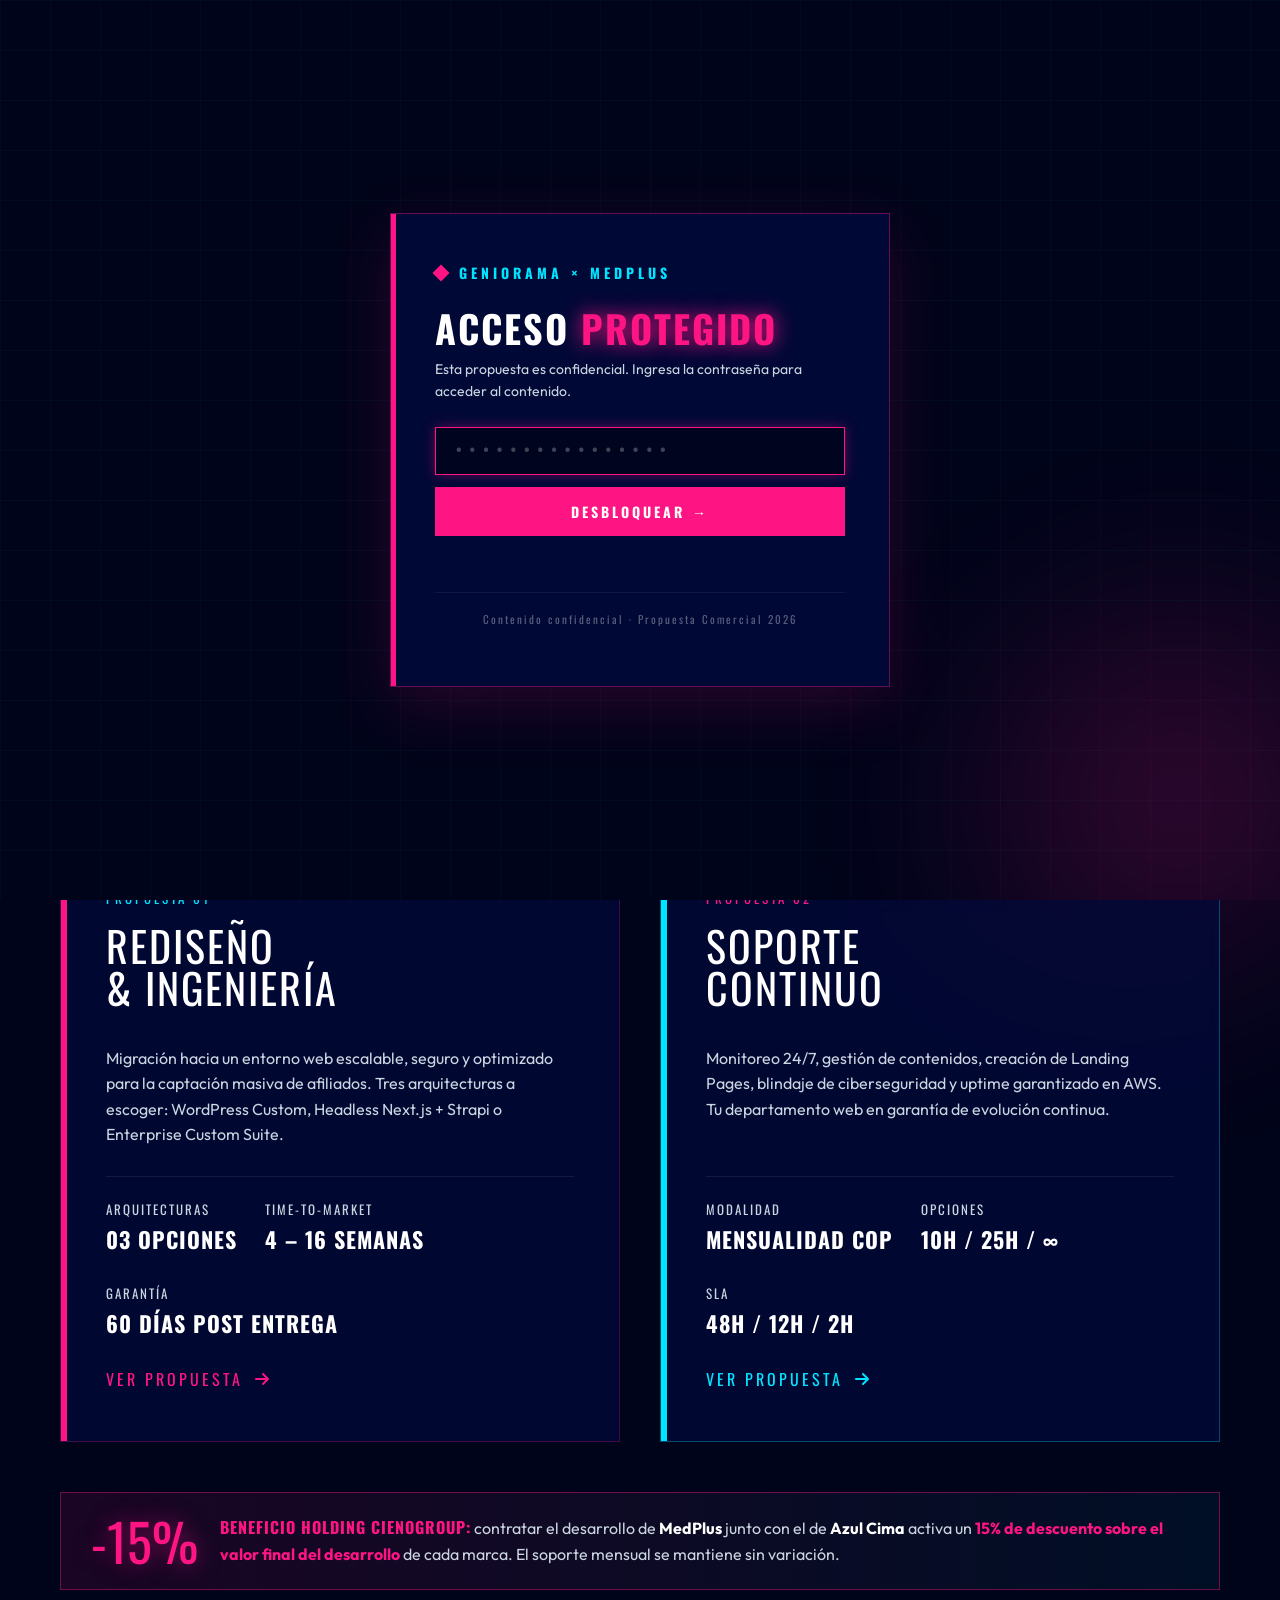
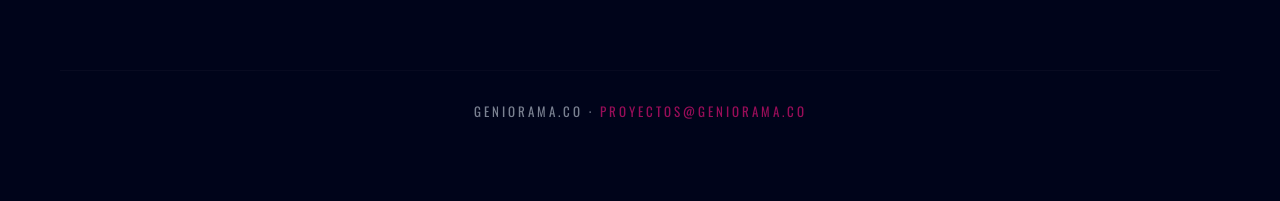
<file: index.html>
<!DOCTYPE html>
<html lang="es">
<head>
    <meta charset="UTF-8">
    <meta name="viewport" content="width=device-width, initial-scale=1.0">
    <title>Propuestas MedPlus × Geniorama</title>
    <link rel="preconnect" href="https://fonts.googleapis.com">
    <link rel="preconnect" href="https://fonts.gstatic.com" crossorigin>
    <link href="https://fonts.googleapis.com/css2?family=Oswald:wght@400;700&family=Outfit:wght@300;400;600&display=swap" rel="stylesheet">
    <link rel="stylesheet" href="https://cdnjs.cloudflare.com/ajax/libs/font-awesome/6.5.1/css/all.min.css">
    <link rel="stylesheet" href="gate.css">
    <script src="gate.js" defer></script>
    <style>
        :root {
            --genio-blue: #000A3D;
            --genio-pink: #FE1483;
            --bg-dark: #00041a;
            --bg-card: rgba(0, 10, 61, 0.7);
            --neon-cyan: #00e5ff;
            --text-main: #ffffff;
            --text-dim: #cbd5e1;
            --font-h: 'Oswald', sans-serif;
            --font-b: 'Outfit', sans-serif;
        }

        * { box-sizing: border-box; }

        body {
            margin: 0;
            min-height: 100vh;
            background-color: var(--bg-dark);
            font-family: var(--font-b);
            color: var(--text-main);
            position: relative;
            overflow-x: hidden;
        }

        body::before {
            content: '';
            position: fixed;
            top: 0; left: 0; width: 100%; height: 100%;
            background:
                linear-gradient(90deg, rgba(254, 20, 131, 0.05) 1px, transparent 1px),
                linear-gradient(rgba(0, 229, 255, 0.03) 1px, transparent 1px);
            background-size: 50px 50px;
            z-index: 0;
            pointer-events: none;
        }

        body::after {
            content: '';
            position: fixed;
            bottom: -200px;
            right: -200px;
            width: 700px;
            height: 700px;
            background: radial-gradient(circle, rgba(254, 20, 131, 0.18) 0%, transparent 70%);
            z-index: 0;
            filter: blur(60px);
            pointer-events: none;
        }

        .glow-cyan {
            position: fixed;
            top: -200px;
            left: -200px;
            width: 600px;
            height: 600px;
            background: radial-gradient(circle, rgba(0, 229, 255, 0.12) 0%, transparent 70%);
            z-index: 0;
            filter: blur(60px);
            pointer-events: none;
        }

        .hub {
            position: relative;
            z-index: 2;
            max-width: 1280px;
            margin: 0 auto;
            padding: 80px 60px;
        }

        .header {
            display: flex;
            justify-content: space-between;
            align-items: center;
            margin-bottom: 80px;
            flex-wrap: wrap;
            gap: 20px;
        }

        .brand {
            font-family: var(--font-h);
            font-size: 22px;
            letter-spacing: 4px;
            color: var(--neon-cyan);
            font-weight: 700;
        }

        .brand span { color: var(--genio-pink); }

        .meta {
            font-family: var(--font-h);
            letter-spacing: 3px;
            font-size: 13px;
            color: var(--text-dim);
            text-align: right;
        }

        .badge {
            background: var(--genio-pink);
            color: white;
            padding: 6px 22px;
            font-family: var(--font-h);
            font-size: 16px;
            text-transform: uppercase;
            display: inline-block;
            margin-bottom: 28px;
            letter-spacing: 2px;
        }

        h1 {
            font-family: var(--font-h);
            font-size: 88px;
            color: #fff;
            line-height: 0.95;
            margin: 0 0 28px;
            text-transform: uppercase;
            letter-spacing: 2px;
            text-shadow: 0 0 30px rgba(254, 20, 131, 0.5);
        }

        h1 .pink { color: var(--genio-pink); }

        .intro {
            font-size: 22px;
            color: var(--text-dim);
            max-width: 760px;
            line-height: 1.6;
            margin-bottom: 70px;
        }

        .intro strong { color: var(--neon-cyan); font-weight: 600; }

        .cards {
            display: grid;
            grid-template-columns: 1fr 1fr;
            gap: 40px;
        }

        .card {
            background: var(--bg-card);
            border: 1px solid rgba(254, 20, 131, 0.25);
            padding: 50px 45px;
            position: relative;
            text-decoration: none;
            color: inherit;
            display: block;
            transition: all 0.35s ease;
            overflow: hidden;
            backdrop-filter: blur(10px);
            min-height: 460px;
            display: flex;
            flex-direction: column;
        }

        .card::before {
            content: '';
            position: absolute;
            top: 0; left: 0;
            width: 6px;
            height: 100%;
            background: var(--genio-pink);
            transition: width 0.3s ease;
        }

        .card.cyan { border-color: rgba(0, 229, 255, 0.3); }
        .card.cyan::before { background: var(--neon-cyan); }

        .card:hover {
            transform: translateY(-8px);
            border-color: var(--genio-pink);
            box-shadow: 0 20px 50px rgba(254, 20, 131, 0.25);
        }

        .card.cyan:hover {
            border-color: var(--neon-cyan);
            box-shadow: 0 20px 50px rgba(0, 229, 255, 0.25);
        }

        .card:hover::before { width: 10px; }

        .card-icon {
            font-size: 50px;
            color: var(--genio-pink);
            margin-bottom: 28px;
        }

        .card.cyan .card-icon { color: var(--neon-cyan); }

        .card-tag {
            font-family: var(--font-h);
            font-size: 13px;
            letter-spacing: 3px;
            color: var(--neon-cyan);
            margin-bottom: 16px;
            text-transform: uppercase;
        }

        .card.cyan .card-tag { color: var(--genio-pink); }

        .card-title {
            font-family: var(--font-h);
            font-size: 42px;
            color: #fff;
            text-transform: uppercase;
            letter-spacing: 2px;
            line-height: 1;
            margin-bottom: 22px;
        }

        .card-desc {
            font-size: 16px;
            color: var(--text-dim);
            line-height: 1.6;
            margin-bottom: 28px;
            flex-grow: 1;
        }

        .card-meta {
            display: flex;
            gap: 28px;
            margin-bottom: 28px;
            padding-top: 22px;
            border-top: 1px solid rgba(255, 255, 255, 0.08);
            flex-wrap: wrap;
        }

        .card-meta div {
            font-family: var(--font-h);
            font-size: 13px;
            letter-spacing: 2px;
            color: var(--text-dim);
            text-transform: uppercase;
        }

        .card-meta div strong {
            display: block;
            color: #fff;
            font-size: 22px;
            margin-top: 4px;
            letter-spacing: 1px;
        }

        .card-cta {
            font-family: var(--font-h);
            font-size: 16px;
            letter-spacing: 3px;
            color: var(--genio-pink);
            text-transform: uppercase;
            display: inline-flex;
            align-items: center;
            gap: 12px;
        }

        .card.cyan .card-cta { color: var(--neon-cyan); }

        .card-cta i { transition: transform 0.3s ease; }
        .card:hover .card-cta i { transform: translateX(8px); }

        .footer {
            margin-top: 80px;
            text-align: center;
            font-family: var(--font-h);
            letter-spacing: 3px;
            font-size: 13px;
            color: var(--text-dim);
            opacity: 0.6;
            padding-top: 30px;
            border-top: 1px solid rgba(255, 255, 255, 0.05);
        }

        .footer .pink { color: var(--genio-pink); }

        @media (max-width: 900px) {
            .hub { padding: 50px 30px; }
            h1 { font-size: 54px; }
            .intro { font-size: 18px; }
            .cards { grid-template-columns: 1fr; gap: 28px; }
            .card { padding: 36px 28px; min-height: auto; }
            .card-title { font-size: 32px; }
        }

        /* Animaciones de entrada — activadas con clase .is-animated */
        @keyframes hubFadeUp {
            from { opacity: 0; transform: translateY(24px); }
            to   { opacity: 1; transform: translateY(0); }
        }
        .hub.is-animated .header,
        .hub.is-animated .badge,
        .hub.is-animated h1,
        .hub.is-animated .intro,
        .hub.is-animated .card,
        .hub.is-animated .footer {
            animation: hubFadeUp 0.6s ease-out backwards;
        }
        .hub.is-animated .header { animation-delay: 0s; }
        .hub.is-animated .badge  { animation-delay: 0.1s; }
        .hub.is-animated h1      { animation-delay: 0.2s; }
        .hub.is-animated .intro  { animation-delay: 0.4s; }
        .hub.is-animated .card:nth-of-type(1) { animation-delay: 0.55s; }
        .hub.is-animated .card:nth-of-type(2) { animation-delay: 0.7s; }
        .hub.is-animated .footer { animation-delay: 0.9s; }

        @media (prefers-reduced-motion: reduce) {
            .hub.is-animated * { animation: none !important; }
        }
    </style>
</head>
<body>

    <div class="glow-cyan"></div>

    <div class="hub">

        <div class="header">
            <div class="brand">GENIORAMA <span>×</span> MEDPLUS</div>
            <div class="meta">PROPUESTAS COMERCIALES · 2026</div>
        </div>

        <div class="badge">Centro de Propuestas</div>

        <h1>DOS RUTAS.<br>UN <span class="pink">ECOSISTEMA</span><br>DIGITAL.</h1>

        <p class="intro">
            MedPlus está frente a dos decisiones complementarias: <strong>rediseñar la plataforma</strong> para liderar la salud premium digital,
            y <strong>blindar la operación actual</strong> con soporte, seguridad y evolución continua. Cada propuesta funciona por sí sola y se potencia con la otra.
        </p>

        <div class="cards">

            <a href="medplus-rediseno.html" class="card">
                <div class="card-icon"><i class="fa-solid fa-pen-ruler"></i></div>
                <div class="card-tag">Propuesta 01</div>
                <div class="card-title">Rediseño<br>&amp; Ingeniería</div>
                <p class="card-desc">
                    Migración hacia un entorno web escalable, seguro y optimizado para la captación masiva de afiliados. Tres arquitecturas a escoger: WordPress Custom, Headless Next.js + Strapi o Enterprise Custom Suite.
                </p>
                <div class="card-meta">
                    <div>ARQUITECTURAS<strong>03 opciones</strong></div>
                    <div>TIME-TO-MARKET<strong>4 – 16 semanas</strong></div>
                    <div>GARANTÍA<strong>60 días post entrega</strong></div>
                </div>
                <div class="card-cta">VER PROPUESTA <i class="fa-solid fa-arrow-right"></i></div>
            </a>

            <a href="medplus-soporte.html" class="card cyan">
                <div class="card-icon"><i class="fa-solid fa-shield-halved"></i></div>
                <div class="card-tag">Propuesta 02</div>
                <div class="card-title">Soporte<br>Continuo</div>
                <p class="card-desc">
                    Monitoreo 24/7, gestión de contenidos, creación de Landing Pages, blindaje de ciberseguridad y uptime garantizado en AWS. Tu departamento web en garantía de evolución continua.
                </p>
                <div class="card-meta">
                    <div>MODALIDAD<strong>Mensualidad COP</strong></div>
                    <div>OPCIONES<strong>10h / 25h / ∞</strong></div>
                    <div>SLA<strong>48h / 12h / 2h</strong></div>
                </div>
                <div class="card-cta">VER PROPUESTA <i class="fa-solid fa-arrow-right"></i></div>
            </a>

        </div>

        <div style="margin-top: 50px; padding: 22px 30px; border: 1px solid rgba(254,20,131,0.4); background: linear-gradient(90deg, rgba(254,20,131,0.10), rgba(0,229,255,0.05)); display: flex; align-items: center; gap: 22px; flex-wrap: wrap;">
            <div style="font-family: var(--font-h); font-size: 52px; line-height: 1; color: var(--genio-pink); text-shadow: 0 0 22px rgba(254,20,131,0.5);">-15%</div>
            <p style="font-size: 16px; color: var(--text-dim); line-height: 1.6; margin: 0; flex: 1; min-width: 280px;">
                <strong style="color: var(--genio-pink); font-family: var(--font-h); letter-spacing: 1px;">BENEFICIO HOLDING CIENOGROUP:</strong> contratar el desarrollo de <strong style="color:#fff;">MedPlus</strong> junto con el de <strong style="color:#fff;">Azul Cima</strong> activa un <strong style="color:var(--genio-pink);">15% de descuento sobre el valor final del desarrollo</strong> de cada marca. El soporte mensual se mantiene sin variación.
            </p>
        </div>

        <div class="footer">
            GENIORAMA.CO · <span class="pink">PROYECTOS@GENIORAMA.CO</span>
        </div>

    </div>

    <script>
        // Las cards y el contenido son visibles por defecto (estilos CSS naturales).
        // Solo añadimos la clase .is-animated para disparar las animaciones CSS de entrada.
        const STORAGE_KEY = 'medplus_unlocked_2026';

        function triggerHubAnimations() {
            const hub = document.querySelector('.hub');
            if (hub) hub.classList.add('is-animated');
        }

        if (sessionStorage.getItem(STORAGE_KEY) === 'true') {
            triggerHubAnimations();
        } else {
            document.addEventListener('medplus:unlocked', triggerHubAnimations, { once: true });
        }
    </script>

</body>
</html>
</file>
<file: gate.css>
/* Gate cyberpunk para propuestas Geniorama × MedPlus */
.medplus-gate {
    position: fixed;
    inset: 0;
    z-index: 99999;
    background: #00041a;
    display: flex;
    align-items: center;
    justify-content: center;
    font-family: 'Outfit', sans-serif;
    transition: opacity 0.5s ease;
    overflow: hidden;
}
.medplus-gate::before {
    content: '';
    position: absolute;
    inset: 0;
    background:
        linear-gradient(90deg, rgba(254, 20, 131, 0.05) 1px, transparent 1px),
        linear-gradient(rgba(0, 229, 255, 0.03) 1px, transparent 1px);
    background-size: 50px 50px;
    pointer-events: none;
}
.medplus-gate::after {
    content: '';
    position: absolute;
    bottom: -200px;
    right: -200px;
    width: 600px;
    height: 600px;
    background: radial-gradient(circle, rgba(254, 20, 131, 0.2) 0%, transparent 70%);
    filter: blur(60px);
    pointer-events: none;
}
.medplus-gate.unlocked {
    opacity: 0;
    pointer-events: none;
}
.medplus-gate.shake .gate-card { animation: gate-shake 0.4s; }
@keyframes gate-shake {
    0%, 100% { transform: translateX(0); }
    25% { transform: translateX(-12px); }
    75% { transform: translateX(12px); }
}

.gate-card {
    position: relative;
    z-index: 2;
    background: rgba(0, 10, 61, 0.85);
    backdrop-filter: blur(12px);
    border: 1px solid rgba(254, 20, 131, 0.4);
    padding: 48px 44px;
    max-width: 500px;
    width: 90%;
    box-shadow: 0 20px 60px rgba(254, 20, 131, 0.15);
}
.gate-card::before {
    content: '';
    position: absolute;
    top: 0; left: 0;
    width: 5px; height: 100%;
    background: #FE1483;
}

.gate-brand {
    font-family: 'Oswald', sans-serif;
    font-size: 14px;
    letter-spacing: 4px;
    color: #00e5ff;
    margin-bottom: 26px;
    display: flex;
    align-items: center;
    gap: 12px;
    font-weight: 700;
    text-transform: uppercase;
}
.gate-brand .gate-diamond {
    display: inline-block;
    width: 12px;
    height: 12px;
    background: #FE1483;
    transform: rotate(45deg);
}

.gate-card h2 {
    font-family: 'Oswald', sans-serif;
    font-size: 38px;
    color: #fff;
    text-transform: uppercase;
    letter-spacing: 2px;
    margin: 0 0 12px;
    line-height: 1;
}
.gate-card h2 span { color: #FE1483; text-shadow: 0 0 20px #FE1483; }

.gate-desc {
    font-size: 14px;
    color: #cbd5e1;
    margin: 0 0 24px;
    line-height: 1.55;
}

.gate-form {
    display: flex;
    flex-direction: column;
    gap: 12px;
}
/* Wrapper que contiene input real (invisible) + capa de display */
.gate-pwd-wrap {
    position: relative;
    background: rgba(0, 4, 26, 0.85);
    border: 1px solid rgba(0, 229, 255, 0.35);
    transition: border-color 0.2s ease, box-shadow 0.2s ease;
}
.gate-pwd-wrap.is-focused {
    border-color: #FE1483;
    box-shadow: 0 0 12px rgba(254, 20, 131, 0.35);
}
/* Variables compartidas para garantizar alineación exacta input/display */
.gate-pwd-wrap {
    --pwd-font: ui-monospace, SFMono-Regular, 'Menlo', 'Consolas', 'Liberation Mono', monospace;
    --pwd-size: 16px;
    --pwd-spacing: 4px;
    --pwd-padding: 14px 18px;
}
/* Input real: invisible visualmente pero funcional */
.gate-form .gate-pwd-real {
    width: 100%;
    background: transparent;
    border: none;
    color: transparent;
    -webkit-text-fill-color: transparent;
    caret-color: #FE1483;
    padding: var(--pwd-padding);
    font-family: var(--pwd-font);
    font-size: var(--pwd-size);
    letter-spacing: var(--pwd-spacing);
    outline: none;
    text-shadow: none;
    position: relative;
    z-index: 2;
    display: block;
}
.gate-form .gate-pwd-real::selection { background: rgba(254, 20, 131, 0.3); }
.gate-form .gate-pwd-real::placeholder {
    color: rgba(255, 255, 255, 0.25);
    -webkit-text-fill-color: rgba(255, 255, 255, 0.25);
    letter-spacing: var(--pwd-spacing);
}
/* Capa que renderiza dots + último carácter visible — mismos parámetros que el input */
.gate-pwd-display {
    position: absolute;
    inset: 0;
    padding: var(--pwd-padding);
    color: #fff;
    font-family: var(--pwd-font);
    font-size: var(--pwd-size);
    letter-spacing: var(--pwd-spacing);
    display: flex;
    align-items: center;
    pointer-events: none;
    z-index: 1;
    white-space: pre;
    overflow: hidden;
}
.gate-pwd-display .gate-pwd-last {
    color: #FE1483;
    transition: color 0.25s ease;
}
.gate-pwd-display.is-masked .gate-pwd-last { color: #fff; }
.gate-form button {
    background: #FE1483;
    color: #fff;
    border: none;
    padding: 14px 18px;
    font-family: 'Oswald', sans-serif;
    font-size: 14px;
    letter-spacing: 3px;
    text-transform: uppercase;
    cursor: pointer;
    font-weight: 700;
    transition: background 0.2s ease, box-shadow 0.2s ease, transform 0.1s ease;
}
.gate-form button:hover {
    background: #ff3a9b;
    box-shadow: 0 0 24px rgba(254, 20, 131, 0.55);
}
.gate-form button:active { transform: translateY(1px); }

.gate-error {
    font-family: 'Oswald', sans-serif;
    font-size: 13px;
    color: #FE1483;
    margin: 12px 0 0;
    min-height: 18px;
    letter-spacing: 2px;
    text-transform: uppercase;
}

.gate-footer {
    margin-top: 26px;
    padding-top: 18px;
    border-top: 1px solid rgba(255, 255, 255, 0.06);
    font-family: 'Oswald', sans-serif;
    font-size: 11px;
    letter-spacing: 2px;
    color: rgba(255, 255, 255, 0.35);
    text-align: center;
}

@media print {
    .medplus-gate { display: none !important; }
}
</file>
